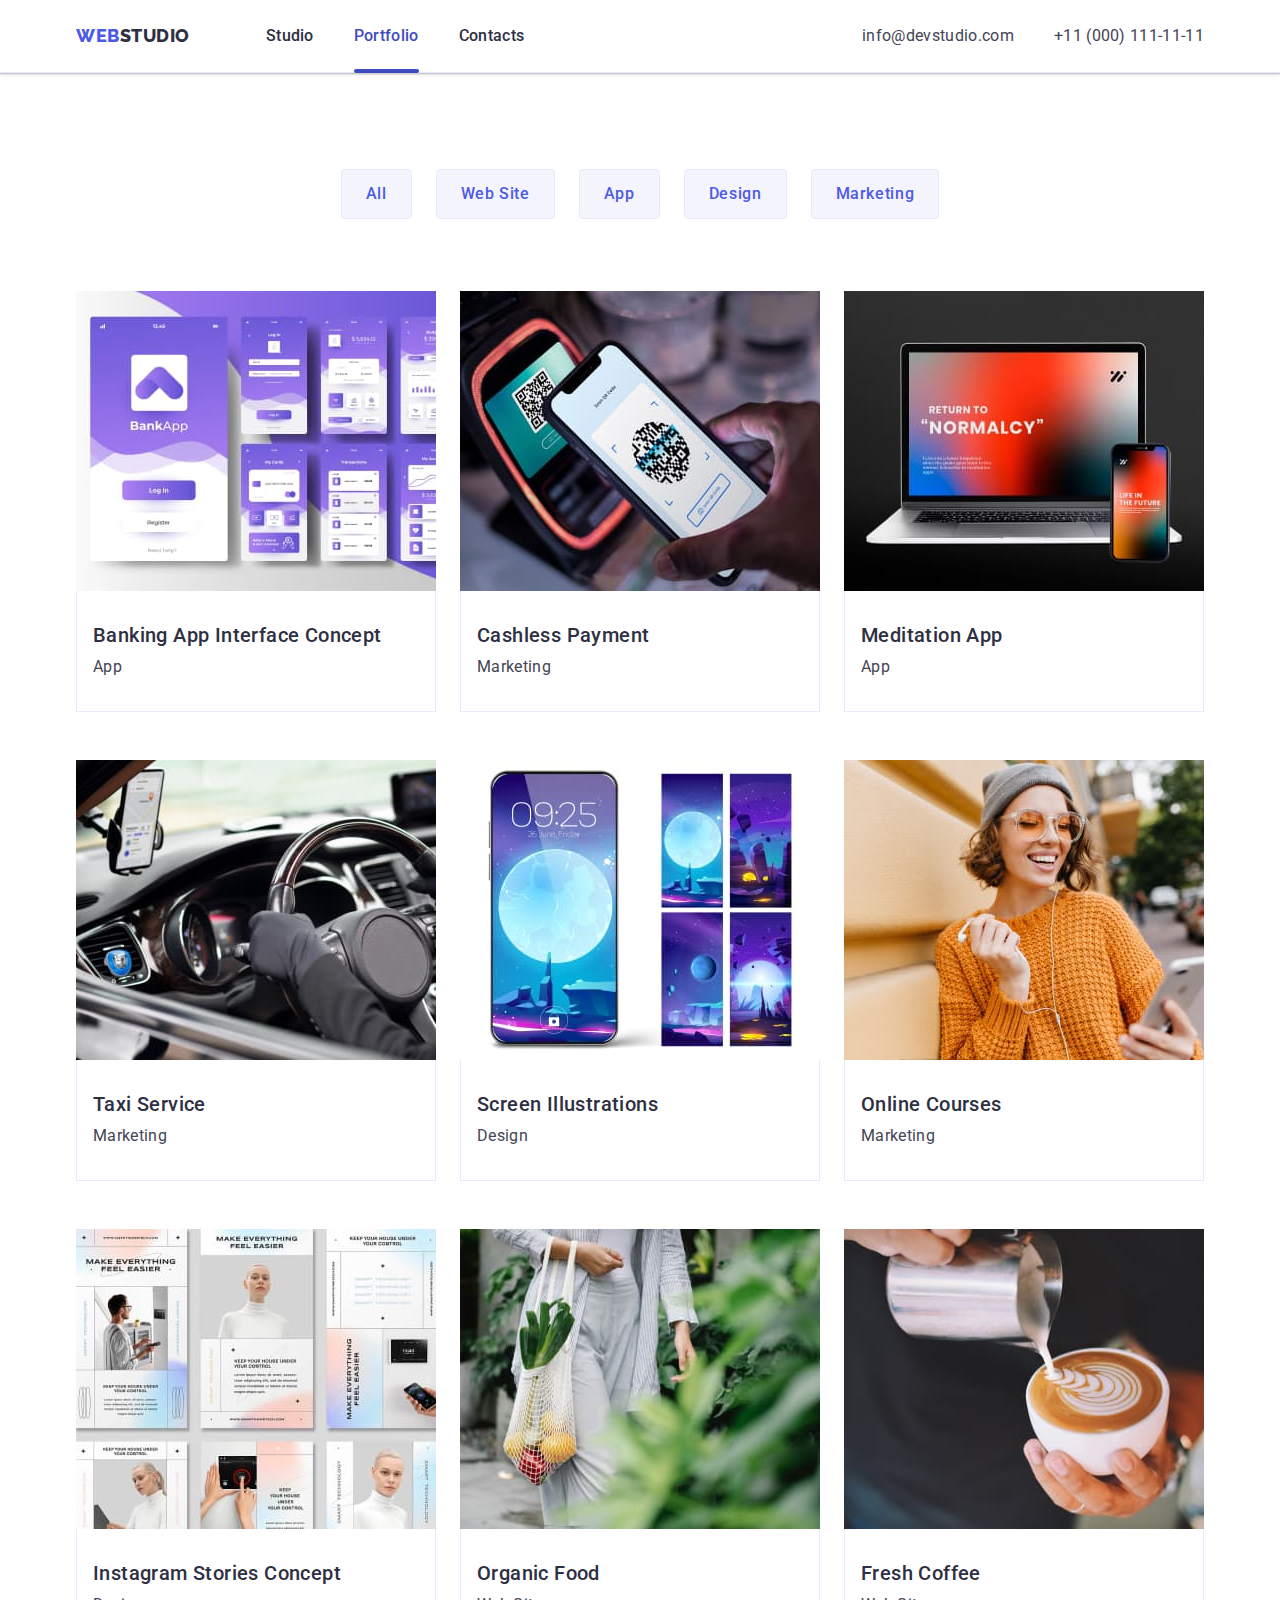
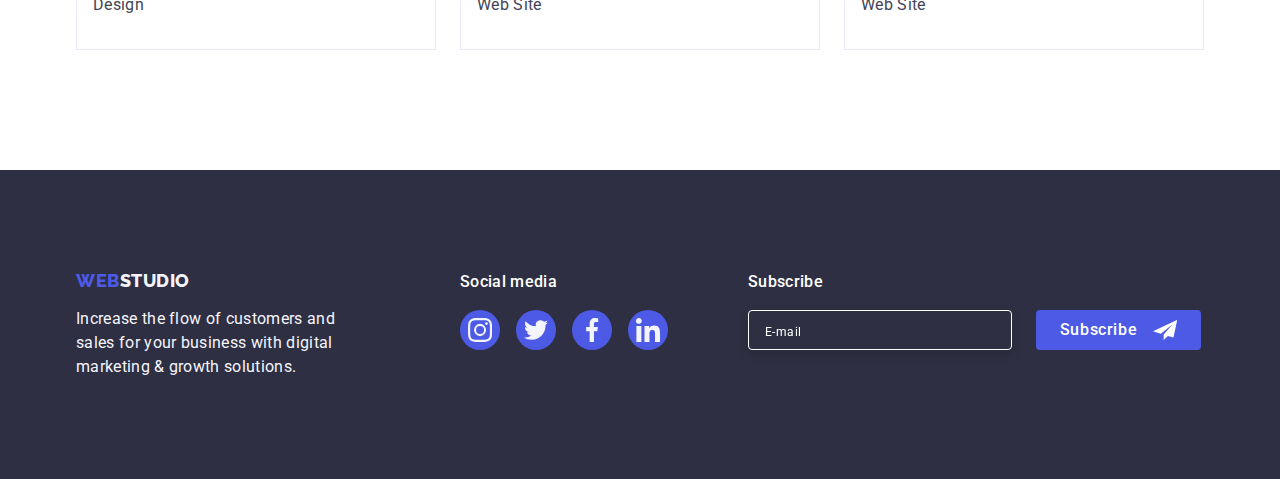
<file: portfolio.html>
<!DOCTYPE html>
<html lang="en">
  <head>
    <meta charset="UTF-8" />
    <meta http-equiv="X-UA-Compatible" content="IE=edge" />
    <meta name="viewport" content="width=device-width, initial-scale=1.0" />
    <title>Web Studio (Version 3.0)</title>

    <!-- link modern normalize -->
    <link
      rel="stylesheet"
      href="https://cdnjs.cloudflare.com/ajax/libs/modern-normalize/1.0.0/modern-normalize.min.css"
    />

    <!-- link fonts -->
    <link rel="preconnect" href="https://fonts.googleapis.com" />
    <link rel="preconnect" href="https://fonts.gstatic.com" crossorigin />
    <link
      href="https://fonts.googleapis.com/css2?family=Raleway:wght@800&family=Roboto:wght@400;500;700&display=swap"
      rel="stylesheet"
    />

    <!-- link style -->
    <link rel="stylesheet" href="./css/styles.css" />
  </head>
  <body>
    <!-- Heder -->
    <header class="heder-container">
      <div class="container centred">
        <!-- Navigation -->
        <nav class="nav">
          <a href="./index.html" class="logo link"
            >Web<span class="logo-studio">Studio</span></a
          >
          <ul class="list">
            <li><a href="./index.html" class="nav-l link">Studio </a></li>
            <li>
              <a href="./portfolio.html" class="nav-l link current"
                >Portfolio</a
              >
            </li>
            <li><a href="" class="nav-l link">Contacts</a></li>
          </ul>
        </nav>
        <!-- adress -->
        <address class="adress">
          <ul class="list nav-adress">
            <li>
              <a href="mailto:info@devstudio.com" class="link adress-link"
                >info@devstudio.com</a
              >
            </li>
            <li>
              <a href="tel:+110001111111" class="link adress-link"
                >+11 (000) 111-11-11</a
              >
            </li>
          </ul>
        </address>
      </div>
    </header>

    <!-- Main -->
    <main>
      <section class="filtr">
        <!-- Filtr-->
        <div class="container">
          <h1 class="visually-hidden">Filtr</h1>
          <ul class="list card-set">
            <li><button type="button" class="button-filtr">All</button></li>
            <li>
              <button type="button" class="button-filtr">Web Site</button>
            </li>
            <li><button type="button" class="button-filtr">App</button></li>
            <li><button type="button" class="button-filtr">Design</button></li>
            <li>
              <button type="button" class="button-filtr">Marketing</button>
            </li>
          </ul>

          <!-- Our projects -->
          <ul class="list progects-fl-cont">
            <li class="progects-fl-element">
              <a href="" class="link link-progects">
                <div class="project-box">
                  <img
                    src="./images/bank-app.jpg"
                    alt="Banking App Interface Concept"
                    width="360"
                    height="300"
                  />

                  <div class="overlay">
                    <p class="overlay-text">
                      14 Stylish and User-Friendly App Design Concepts · Task
                      Manager App · Calorie Tracker App · Exotic Fruit Ecommerce
                      App · Cloud Storage App
                    </p>
                  </div>
                </div>

                <div class="product-wrapper">
                  <h2 class="desc-product">Banking App Interface Concept</h2>
                  <p class="desc-sferprodact">App</p>
                </div>
              </a>
            </li>

            <li class="progects-fl-element">
              <a href="" class="link link-progects">
                <div class="project-box">
                  <img
                    src="./images/payment-phone.jpg"
                    alt="Cashless Payment"
                    width="360"
                    height="300"
                  />
                  <div class="overlay">
                    <p class="overlay-text">
                      14 Stylish and User-Friendly App Design Concepts · Task
                      Manager App · Calorie Tracker App · Exotic Fruit Ecommerce
                      App · Cloud Storage App
                    </p>
                  </div>
                </div>
                <div class="product-wrapper">
                  <h2 class="desc-product">Cashless Payment</h2>
                  <p class="desc-sferprodact">Marketing</p>
                </div>
              </a>
            </li>

            <li class="progects-fl-element">
              <a href="" class="link link-progects">
                <div class="project-box">
                  <img
                    src="./images/notebook.jpg"
                    alt="Meditation App"
                    width="360"
                    height="300"
                  />
                  <div class="overlay">
                    <p class="overlay-text">
                      14 Stylish and User-Friendly App Design Concepts · Task
                      Manager App · Calorie Tracker App · Exotic Fruit Ecommerce
                      App · Cloud Storage App
                    </p>
                  </div>
                </div>
                <div class="product-wrapper">
                  <h2 class="desc-product">Meditation App</h2>
                  <p class="desc-sferprodact">App</p>
                </div>
              </a>
            </li>

            <li class="progects-fl-element">
              <a href="" class="link link-progects">
                <div class="project-box">
                  <img
                    src="./images/taxi.jpg"
                    alt="Taxi Service"
                    width="360"
                    height="300"
                  />
                  <div class="overlay">
                    <p class="overlay-text">
                      14 Stylish and User-Friendly App Design Concepts · Task
                      Manager App · Calorie Tracker App · Exotic Fruit Ecommerce
                      App · Cloud Storage App
                    </p>
                  </div>
                </div>
                <div class="product-wrapper">
                  <h2 class="desc-product">Taxi Service</h2>
                  <p class="desc-sferprodact">Marketing</p>
                </div>
              </a>
            </li>

            <li class="progects-fl-element">
              <a href="" class="link link-progects">
                <div class="project-box">
                  <img
                    src="./images/screen-phone.jpg"
                    alt="Screen Illustrations"
                    width="360"
                    height="300"
                  />
                  <div class="overlay">
                    <p class="overlay-text">
                      14 Stylish and User-Friendly App Design Concepts · Task
                      Manager App · Calorie Tracker App · Exotic Fruit Ecommerce
                      App · Cloud Storage App
                    </p>
                  </div>
                </div>
                <div class="product-wrapper">
                  <h2 class="desc-product">Screen Illustrations</h2>
                  <p class="desc-sferprodact">Design</p>
                </div>
              </a>
            </li>

            <li class="progects-fl-element">
              <a href="" class="link link-progects">
                <div class="project-box">
                  <img
                    src="./images/girl.jpg"
                    alt="Online Courses"
                    width="360"
                    height="300"
                  />
                  <div class="overlay">
                    <p class="overlay-text">
                      14 Stylish and User-Friendly App Design Concepts · Task
                      Manager App · Calorie Tracker App · Exotic Fruit Ecommerce
                      App · Cloud Storage App
                    </p>
                  </div>
                </div>
                <div class="product-wrapper">
                  <h2 class="desc-product">Online Courses</h2>
                  <p class="desc-sferprodact">Marketing</p>
                </div>
              </a>
            </li>

            <li class="progects-fl-element">
              <a href="" class="link link-progects">
                <div class="project-box">
                  <img
                    src="./images/instagram.jpg"
                    alt="Instagram Stories Concept"
                    width="360"
                    height="300"
                  />
                  <div class="overlay">
                    <p class="overlay-text">
                      14 Stylish and User-Friendly App Design Concepts · Task
                      Manager App · Calorie Tracker App · Exotic Fruit Ecommerce
                      App · Cloud Storage App
                    </p>
                  </div>
                </div>
                <div class="product-wrapper">
                  <h2 class="desc-product">Instagram Stories Concept</h2>
                  <p class="desc-sferprodact">Design</p>
                </div>
              </a>
            </li>

            <li class="progects-fl-element">
              <a href="" class="link link-progects">
                <div class="project-box">
                  <img
                    src="./images/food.jpg"
                    alt="Organic Food"
                    width="360"
                    height="300"
                  />
                  <div class="overlay">
                    <p class="overlay-text">
                      14 Stylish and User-Friendly App Design Concepts · Task
                      Manager App · Calorie Tracker App · Exotic Fruit Ecommerce
                      App · Cloud Storage App
                    </p>
                  </div>
                </div>
                <div class="product-wrapper">
                  <h2 class="desc-product">Organic Food</h2>
                  <p class="desc-sferprodact">Web Site</p>
                </div>
              </a>
            </li>

            <li class="progects-fl-element">
              <a href="" class="link link-progects">
                <div class="project-box">
                  <img
                    src="./images/coffe.jpg"
                    alt="Fresh Coffee"
                    width="360"
                    height="300"
                  />
                  <div class="overlay">
                    <p class="overlay-text">
                      14 Stylish and User-Friendly App Design Concepts · Task
                      Manager App · Calorie Tracker App · Exotic Fruit Ecommerce
                      App · Cloud Storage App
                    </p>
                  </div>
                </div>
                <div class="product-wrapper">
                  <h2 class="desc-product">Fresh Coffee</h2>
                  <p class="desc-sferprodact">Web Site</p>
                </div>
              </a>
            </li>
          </ul>
        </div>
      </section>
    </main>

    <!-- Footer -->
    <footer class="footer cont-footer">
      <div class="container flex-footer">
        <div class="cont-logo">
          <a href="./index.html" class="logo link"
            >Web<span class="logo-studio">Studio</span>
          </a>
          <p class="text">
            Increase the flow of customers and sales for your business with
            digital marketing & growth solutions.
          </p>
        </div>

        <div class="cont-socmedia">
          <p class="titel-socmedia">Social media</p>
          <!-- linc instagram -->
          <ul class="list set-icon">
            <li class="kind-social-icon">
              <a
                class="social-link-icon"
                href="https://instagram.com"
                target="_blank"
                rel="noopener norefer"
                aria-label="Instagram icoin"
              >
                <svg class="social-icon" width="24" height="24">
                  <use href="./images/icon.svg#icon-instagram"></use>
                </svg>
              </a>
            </li>
            <!-- link twitter -->
            <li class="kind-social-icon">
              <a
                class="social-link-icon"
                href="https://twitter.com"
                target="_blank"
                rel="noopener norefer"
                aria-label="Instagram icoin"
              >
                <svg class="social-icon" width="24" height="24">
                  <use href="./images/icon.svg#icon-twitter"></use>
                </svg>
              </a>
            </li>
            <!-- link facebook -->
            <li class="kind-social-icon">
              <a
                class="social-link-icon"
                href="https://facebook.com"
                target="_blank"
                rel="noopener norefer"
                aria-label="Instagram icoin"
              >
                <svg class="social-icon" width="24" height="24">
                  <use href="./images/icon.svg#icon-facebook"></use>
                </svg>
              </a>
            </li>
            <!-- link linkedin -->
            <li class="kind-social-icon">
              <a
                class="social-link-icon"
                href="https://https://www.linkedin.com"
                target="_blank"
                rel="noopener norefer"
                aria-label="Instagram icoin"
              >
                <svg class="social-icon" width="24" height="24">
                  <use href="./images/icon.svg#icon-linkedin"></use>
                </svg>
              </a>
            </li>
          </ul>
        </div>

        <div class="cont-subscribe">
          <p class="titel-subscribe">Subscribe</p>

          <form class="flex-entermail-and-btn">
            <input
              class="input-footer"
              type="email"
              name="email"
              id="email"
              placeholder="E-mail"
            />
            <button class="btn-subscribe">
              Subscribe
              <svg width="24" height="24">
                <use href="./images/icon.svg#icon-icon_send"></use>
              </svg>
            </button>
          </form>
        </div>
      </div>
    </footer>
  </body>
</html>
</file>
<file: css/styles.css>
html {
  box-sizing: border-box;
}
*,
*::before,
*::after {
  box-sizing: inherit;
}

:root {
  /* colors */
  --primary-text-color: #ffffff;
  --title-text-color: #2e2f42;
  --accent-color: #4d5ae5;
  --base-text-color: #434455;
  --primari-whitecolor: #ffffff;
  --btn-hover-color: #404bbf;
  --btn-secondary-color: #e7e9fc;
  --second-white-text: #f4f4fd;
  --cust-border-color: #8e8f99;
  --card-prinspl-color: #f4f4fd;
  --shadow-btn-herro: rgba(0, 0, 0, 0.15);
  --color-icon-customers: #afb1b8;
  --color-icon-foter: #f4f4fd;
  --color-bgrnd-modal-window: #fcfcfc;

  /* indent for gap */
  --indent: 24px;
  --indent-items: 3;

  /* transition */
  --transition-duration: 250ms;
  --transition-timing-function: cubic-bezier(0.4, 0, 0.2, 1);
}

body {
  background-color: var(--primari-whitecolor);
  color: var(--base-text-color);

  font-family: "Roboto", sans-serif;
  font-size: 16px;
}

/* reset start */
h1,
h2,
h3,
h4,
h5,
h6,
p,
ul {
  margin-top: 0;
  margin-bottom: 0;
}

img {
  display: block;
  max-width: 100%;
  height: auto;
}

.link {
  color: currentColor;
  text-decoration: none;
}

ul {
  padding-inline-start: 0px;
}
/* reset end */

.container {
  /* Phone style & >*/
  min-width: 320px;
  max-width: 428px;
  margin-left: auto;
  margin-right: auto;
  padding-left: 16px;
  padding-right: 16px;

  /* outline: dashed 2px teal; */
}

/* Tablet style & > */
@media only screen and (min-width: 768px) {
  .container {
    max-width: 768px;
  }
}

/* Desktop style */
@media only screen and (min-width: 1158px) {
  .container {
    min-width: 1158px;
    padding-left: 15px;
    padding-right: 15px;
  }
}

.section {
  padding-top: 120px;
  padding-bottom: 120px;
  /* outline: dashed 2px red; */
}

@media only screen and (max-width: 1157px) {
  .section {
    padding-top: 96px;
    padding-bottom: 96px;
  }
}

.centred {
  text-align: center;
}

/*to hide service*/
.visually-hidden {
  position: absolute;
  width: 1px;
  height: 1px;
  margin: -1px;
  border: 0;
  padding: 0;
  white-space: nowrap;
  clip-path: inset(100%);
  clip: rect(0 0 0 0);
  overflow: hidden;
}
/* card set */

.card-set {
  display: flex;
  flex-wrap: wrap;
  justify-content: center;
  gap: 72px var(--indent);
}

@media only screen and (max-width: 767px) {
  .card-set {
    --indent: 16px;
  }
}

.card-set-items {
  width: calc(
    (100% - (var(--indent-items) - 1) * var(--indent)) / var(--indent-items)
  );
}

/* delete poit in UL */
.list {
  list-style: none;
}

/**
  |============================
  | HEDER
  |============================
*/

.heder-container {
  border-bottom: solid 1px var(--btn-secondary-color);
  box-shadow: 0px 2px 1px rgba(46, 47, 66, 0.08),
    0px 1px 1px rgba(46, 47, 66, 0.16), 0px 1px 6px rgba(46, 47, 66, 0.08);
}

.heder-container .container {
  display: flex;
  align-items: center;
}

@media only screen and (max-width: 767px) {
  .heder-container .container {
    justify-content: space-between;
  }
}

/* Logo */
.logo {
  margin-right: auto;
  padding-top: 24px;
  padding-bottom: 24px;

  color: var(--accent-color);

  font-family: Raleway, sans-serif;
  letter-spacing: 0.03em;
  font-weight: 800;
  font-size: 18px;
  line-height: 1.17;
  text-transform: uppercase;
}

/* Tablet style & > */
@media only screen and (min-width: 768px) {
  .logo {
    margin-right: 120px;
  }
}

/* Desktop style */
@media only screen and (min-width: 1158px) {
  .logo {
    margin-right: 76px;
  }
}

.logo-studio {
  color: var(--title-text-color);
}

/* logo for footer */
.footer .logo-studio {
  color: var(--second-white-text);
}

/* site nav */
.nav {
  display: flex;
  align-items: center;
}

.nav-l {
  position: relative;

  display: none;
  padding-top: 24px;
  padding-bottom: 24px;

  color: var(--title-text-color);

  font-weight: 500;
  font-size: 16px;
  text-decoration: none;
  line-height: 1.5;
  letter-spacing: 0.02em;
  font-style: normal;
  text-decoration: none;

  transition: color var(--transition-duration) var(--transition-timing-function);
}

@media only screen and (min-width: 768px) {
  .nav-l {
    display: block;
  }
}

.nav-l:hover,
.nav-l:focus {
  color: var(--btn-hover-color);
}

.nav-l::after {
  content: "";
  position: absolute;
  bottom: -1px;
  left: 0;

  display: block;
  width: 100%;
  height: 4px;
  border-radius: 2px;
  transition: background-color var(--transition-duration)
    var(--transition-timing-function);
}

.nav-l.current::after,
.nav-l:hover::after,
.nav-l:focus::after {
  background-color: var(--btn-hover-color);
}
.nav-l.current {
  color: var(--btn-hover-color);
}

.nav .list {
  display: flex;
  gap: 40px;
}

/* adress */
.adress {
  display: none;
  margin-left: auto;

  font-style: normal;
  font-weight: 400;
  font-size: 16px;
  line-height: 1.5;
}

@media only screen and (min-width: 768px) {
  .adress {
    display: block;
  }
}

@media only screen and (min-width: 1158px) {
  .nav-adress {
    display: flex;
    gap: 40px;
  }
}

@media only screen and (min-width: 428px) and (max-width: 1157px) {
  .nav-adress {
    display: flex;
    gap: 12px;
    flex-direction: column;
  }
}

.adress-link {
  display: block;
  padding-top: 24px;
  padding-bottom: 24px;

  color: var(--base-text-color);
  line-height: 24px;
  letter-spacing: 0.02em;
  text-decoration: none;

  transition: color var(--transition-duration) var(--transition-timing-function);
}

@media only screen and (min-width: 428px) and (max-width: 1157px) {
  .adress-link {
    padding-top: 0;
    padding-bottom: 0;
    font-size: 12px;
    line-height: 1.16;
    letter-spacing: 0.04em;
  }
}

@media only screen and (min-width: 1158px) {
  .adress-link {
    padding-top: 24px;
    padding-bottom: 24px;
  }
}
.adress-link:hover,
.adress-link:focus {
  color: var(--btn-hover-color);
}

/**
  |============================
  | HERRO
  |============================
*/

.herro {
  background-color: var(--title-text-color);
  padding-top: 112px;
  padding-bottom: 112px;

  background-image: linear-gradient(
      rgba(46, 47, 66, 0.7),
      rgba(46, 47, 66, 0.7)
    ),
    url(../images/herro/Dark-bgmob@1x.jpg);

  max-width: 1440px;
  max-height: 600px;
  margin: 0 auto;
  background-repeat: no-repeat;
  background-position: center;
  background-size: cover;
}

@media only screen and (min-width: 1158px) {
  .herro {
    padding-top: 188px;
    padding-bottom: 188px;
  }
}

@media (min-device-pixel-ratio: 2),
  (min-resolution: 192dpi),
  (min-resolution: 2dppx) {
  .herro {
    background-image: linear-gradient(
        rgba(46, 47, 66, 0.7),
        rgba(46, 47, 66, 0.7)
      ),
      url(../images/herro/Dark-bgmob@2x.jpg);
  }
}

@media only screen and (min-width: 429px) and (max-width: 768px) {
  .herro {
    background-image: linear-gradient(
        rgba(46, 47, 66, 0.7),
        rgba(46, 47, 66, 0.7)
      ),
      url(../images/herro/Dark-bg-tab@1x.jpg);
  }
  @media (min-device-pixel-ratio: 2),
    (min-resolution: 192dpi),
    (min-resolution: 2dppx) {
    .herro {
      background-image: linear-gradient(
          rgba(46, 47, 66, 0.7),
          rgba(46, 47, 66, 0.7)
        ),
        url(../images/herro/Dark-bg-tab@2x.jpg);
    }
  }
}

@media only screen and (min-width: 769px) {
  .herro {
    background-image: linear-gradient(
        rgba(46, 47, 66, 0.7),
        rgba(46, 47, 66, 0.7)
      ),
      url(../images/herro/desktop@1x.jpg);
  }
  @media (min-device-pixel-ratio: 2),
    (min-resolution: 192dpi),
    (min-resolution: 2dppx) {
    .herro {
      background-image: linear-gradient(
          rgba(46, 47, 66, 0.7),
          rgba(46, 47, 66, 0.7)
        ),
        url(../images/herro/desktop@2x.jpg);
    }
  }
}

.herro-title {
  max-width: 496px;
  margin: 0 auto;
  margin-bottom: 48px;

  color: var(--primari-whitecolor);
  font-size: 36px;
  line-height: 1.11;
  text-align: center;
  letter-spacing: 0.02em;
}

@media only screen and (min-width: 768px) {
  .herro-title {
    font-size: 56px;
    line-height: 1.07;
  }
}

.btn-herro-container {
  display: block;
  min-width: 169px;
  height: 56px;
  border: none;
  padding: 16px 32px;
  border-radius: 4px;
  margin: 0 auto;
}

.section .section-title {
  color: var(--title-text-color);

  font-weight: 700;
  font-size: 36px;
  line-height: 1.11;
  text-align: center;
  letter-spacing: 0.02em;
  text-transform: capitalize;
  letter-spacing: 0.02em;
}

/* Modal styles */
.backdrop {
  position: fixed;
  top: 0;
  left: 0;
  width: 100%;
  height: 100%;
  background: rgba(46, 47, 66, 0.4);

  visibility: hidden;
  opacity: 0;
  pointer-events: none;

  transition: opacity var(--transition-duration)
      var(--transition-timing-function),
    visibility var(--transition-duration) var(--transition-timing-function);
}

.modal {
  position: absolute;
  top: calc(50% - 288px);
  left: calc(50% - 204px);
  width: 408px;
  height: 584px;
  background: var(--color-bgrnd-modal-window);
  box-shadow: 0px 1px 1px rgba(0, 0, 0, 0.14), 0px 1px 3px rgba(0, 0, 0, 0.12),
    0px 2px 1px rgba(0, 0, 0, 0.2);
  border-radius: 4px;
  padding: 24px;
  padding-top: 72px;
}

@media only screen and (max-width: 428px) {
  .modal {
    width: calc(100% - 32px);
    height: 614px;
    top: calc(50% - 307px);
    left: calc(50% - calc(100% - 32px) / 2);
    padding-top: 72px;
    padding-bottom: 24px;
    padding-left: 16px;
    padding-right: 16px;
  }
}

.modal-btn {
  display: flex;
  justify-content: center;
  align-items: center;
  position: absolute;
  top: 20px;
  right: 20px;
  width: 24px;
  height: 24px;
  border-radius: 50%;
  background: var(--btn-secondary-color);
  border: 1px solid rgba(0, 0, 0, 0.1);
  cursor: pointer;

  transition: background-color var(--transition-duration)
      var(--transition-timing-function),
    fill var(--transition-duration) var(--transition-timing-function);
}

.modal-btn:hover,
.modal-btn:focus {
  background-color: var(--btn-hover-color);
  fill: var(--primari-whitecolor);
}

.is-hidden {
  visibility: visible;
  opacity: 1;
  pointer-events: initial;
}

.modal-icon {
  box-sizing: content-box;
}

/* modal form */
.title-form {
  display: block;
  margin-bottom: 16px;
  font-weight: 500;
  font-size: 16px;
  line-height: 1.5;
  letter-spacing: 0.02em;
  color: var(--title-text-color);
}

.icon-form {
  position: absolute;
  top: 17%;
  left: 16px;
  fill: var(--title-text-color);
  transition: fill var(--transition-duration) var(--transition-timing-function);
  pointer-events: none;
}

.modal-form-lable {
  display: block;
  text-align: left;
  font-weight: 400;
  font-size: 12px;
  line-height: 1.16;
  letter-spacing: 0.04em;
  margin-bottom: 4px;
  color: var(--cust-border-color);
}

.modal-form-fild {
  position: relative;
  margin-bottom: 8px;
}

.modal-form-input {
  width: 100%;
  height: 40px;
  border: 1px solid rgba(46, 47, 66, 0.4);
  border-radius: 4px;
  transition: border var(--transition-duration)
    var(--transition-timing-function);
  padding-left: 38px;
  padding-right: 38px;
}

.modal-form-input:hover,
.modal-form-input:focus {
  border: 1px solid var(--accent-color);
}

.modal-form-input:focus + .icon-form {
  fill: var(--accent-color);
}
.modal-form-massedge {
  display: block;
  width: 100%;

  max-height: 120px;
  resize: none;
  border: 1px solid rgba(46, 47, 66, 0.4);
  border-radius: 4px;
  transition: border var(--transition-duration)
    var(--transition-timing-function);
  padding-left: 16px;
  padding-top: 12px;
  margin-bottom: 16px;
}

.modal-form-massedge::placeholder {
  font-weight: 400;
  font-size: 12px;
  line-height: 1.16;
  letter-spacing: 0.04em;
  color: rgba(46, 47, 66, 0.4);
  padding-top: 8px;
}
.modal-form-massedge:hover,
.modal-form-massedge:focus {
  border: 1px solid var(--accent-color);
}

.modal-form-agreement {
  display: flex;
  align-items: center;
  gap: 0px;
  margin-bottom: 24px;
}
.modal-form-agreement-text {
  font-weight: 400;
  font-size: 12px;
  line-height: 1.16;
  letter-spacing: 0.04em;
  color: var(--cust-border-color);
  margin-left: 8px;
}

.modal-form-agreement-box {
  appearance: none;

  transition: var(--transition-duration) var(--transition-timing-function);
  cursor: pointer;
}

.modal-form-agreement-unchek {
  opacity: 1;
  transition: var(--transition-duration) var(--transition-timing-function);
}

.modal-form-agreement-box:checked
  + .modal-form-agreement-icon
  > .modal-form-agreement-unchek {
  opacity: 0;
}

.modal-form-agreement-check {
  opacity: 0;
  transition: var(--transition-duration) var(--transition-timing-function);
}

.modal-form-agreement-box:checked
  + .modal-form-agreement-icon
  > .modal-form-agreement-check {
  opacity: 1;
}
.modal-form-policy {
  color: var(--accent-color);
}

.btn-modal-form {
  display: block;
  margin: 0 auto;
  width: 169px;
  height: 52px;
  font-weight: 500;
  font-size: 16px;
  line-height: 1.5;
  letter-spacing: 0.04em;
  color: var(--primari-whitecolor);
  background-color: var(--accent-color);
  box-shadow: 0px 4px 4px rgba(0, 0, 0, 0.15);
  border-radius: 4px;
  border-color: transparent;
  transition: background-color var(--transition-duration)
    var(--transition-timing-function);
  cursor: pointer;
}

.btn-modal-form:hover,
.btn-modal-form:focus {
  background-color: var(--btn-hover-color);
}

/**
  |============================
  | BUTTON
  |============================
*/

.button-herro {
  color: var(--primari-whitecolor);
  background-color: var(--accent-color);
  box-shadow: 0px 4px 4px var(--shadow-btn-herro);
  border-radius: 4px;

  font-family: Roboto, sans-serif;
  font-weight: 500;
  font-size: 16px;
  line-height: 1.5;
  cursor: pointer;
  letter-spacing: 0.04em;

  transition: background-color var(--transition-duration)
    var(--transition-timing-function);
}

.button-herro:hover,
.button-herro:focus {
  color: var(--primari-whitecolor);
  background-color: var(--btn-hover-color);
  box-shadow: 0px 4px 4px var(--shadow-btn-herro);
  border-radius: 4px;
}

/**
  |============================
  | Principles of work
  |============================
*/

@media only screen and (max-width: 427px) {
  .cont-prinsp-work-contr {
    max-width: 426px;
  }
}

@media only screen and (min-width: 428px) and (max-width: 1157px) {
  .cont-prinsp-work-contr {
    max-width: 766px;
  }
}

.section .section-subtitle {
  color: var(--title-text-color);
  font-weight: 700;
  font-size: 36px;
  line-height: 1.11;
  letter-spacing: 0.02em;

  margin-bottom: 8px;
}

@media only screen and (min-width: 1158px) {
  .section .section-subtitle {
    font-weight: 500;
    font-size: 20px;
    line-height: 1.2;
  }
}

@media only screen and (max-width: 767px) {
  .section .section-subtitle {
    text-align: center;
  }
}

.cont-prinsp-work-list {
  --indent-items: 1;
}

@media only screen and (min-width: 768px) {
  .cont-prinsp-work-list {
    --indent-items: 2;
  }
}

@media only screen and (min-width: 1158px) {
  .cont-prinsp-work-list {
    --indent-items: 4;
  }
}

.section .desc {
  color: var(--base-text-color);
  line-height: 24px;
  letter-spacing: 0.02em;
  font-weight: 500;
}

@media only screen and (min-width: 1158px) {
  .section .desc {
    font-weight: 400;
  }
}

.card-princp {
  display: none;
  justify-content: center;
  align-items: center;
  width: 264px;
  height: 112px;
  margin-bottom: 8px;

  background-color: var(--card-prinspl-color);
  border-radius: 4px;
}

@media only screen and (min-width: 1158px) {
  .card-princp {
    display: flex;
  }
}

/* .icon-princ {
} */

/**
  |============================
  | OUR PROJECTS
  |============================
*/

.our-projects .section-title {
  color: var(--title-text-color);

  font-weight: 700;
  font-size: 36px;
  line-height: 1.11;
  text-align: center;
  letter-spacing: 0.02em;
  text-transform: capitalize;
}

/* Phone  & Tablet style*/
.our-projects {
  display: none;
  padding-top: 0;
  background-color: var(--primari-whitecolor);
}

@media only screen and (min-width: 1158px) {
  .our-projects {
    display: block;
  }
}

.our-projects .section-title {
  margin-bottom: 72px;
}

/**
  |============================
  | OUR TEAM
  |============================
*/

.team {
  background-color: var(--second-white-text);
}

@media only screen and (max-width: 767px) {
  .team-container {
    max-width: 296px;
  }
}

@media only screen and (min-width: 768px) and (max-width: 1157px) {
  .team-container {
    max-width: 584px;
  }
}

.section-team-list {
  --indent-items: 1;
}

@media only screen and (min-width: 768px) {
  .section-team-list {
    --indent-items: 2;
  }
}

@media only screen and (min-width: 1158px) {
  .section-team-list {
    --indent-items: 4;
  }
}

.section-tm-title {
  color: var(--title-text-color);

  font-weight: 700;
  font-size: 36px;
  line-height: 1.11;
  text-align: center;
  letter-spacing: 0.02em;
  text-transform: capitalize;

  margin-bottom: 72px;
}

.style-img {
  background-color: var(--primari-whitecolor);
}

.section .name {
  color: var(--title-text-color);

  font-weight: 500;
  font-size: 20px;
  line-height: 1.2;
  letter-spacing: 0.02em;

  margin-bottom: 8px;
}
.section .profession {
  color: var(--base-text-color);

  line-height: 24px;
  letter-spacing: 0.02em;
}

.team-wrapper {
  padding: 32px 0;
  text-align: center;
  border-radius: 0px 0px 4px 4px;
}

.profession {
  margin-bottom: 8px;
}

.team .card-set-items {
  box-shadow: 0px 1px 6px rgba(46, 47, 66, 0.08),
    0px 1px 1px rgba(46, 47, 66, 0.16), 0px 2px 1px rgba(46, 47, 66, 0.08);
  border-radius: 0px 0px 4px 4px;
}

@media only screen and (max-width: 1167px) {
  .team .card-set-items {
    width: 264px;
  }
}

/* social link */
.set-icon {
  display: flex;
  justify-content: center;
  gap: 24px;
}

.kind-social-icon {
  width: 40px;
  height: 40px;
  border-radius: 50%;
}

.social-link-icon {
  display: flex;
  justify-content: center;
  align-items: center;
  width: 100%;
  height: 100%;
  border-radius: 50%;
  background-color: var(--accent-color);

  transition: background-color var(--transition-duration)
    var(--transition-timing-function);
}

.social-icon {
  fill: var(--card-prinspl-color);
}

.social-link-icon:hover,
.social-link-icon:focus {
  background-color: var(--btn-hover-color);
}

/**
  |============================
  | CUSTOMER
  |============================
*/

@media only screen and (max-width: 767px) {
  .customers-container {
    max-width: 426px;
  }
}

@media only screen and (min-width: 768px) and (max-width: 1157px) {
  .customers-container {
    max-width: 582px;
  }
}

.section-cust-title {
  color: var(--title-text-color);

  font-weight: 700;
  font-size: 36px;
  line-height: 1.1;
  text-align: center;
  letter-spacing: 0.02em;
  text-transform: capitalize;

  margin-bottom: 72px;
}

.section-customers-list {
  --indent-items: 1;
}

@media only screen and (max-width: 767px) {
  .section-customers-list {
    --indent-items: 2;
  }
}

@media only screen and (min-width: 768px) and (max-width: 1157px) {
  .section-customers-list {
    --indent-items: 3;
  }
}

@media only screen and (min-width: 1158px) {
  .section-customers-list {
    --indent-items: 6;
  }
}

.customer-linc {
  display: flex;
  justify-content: center;
  align-items: center;
  width: 100%;
  height: 88px;
  border: 1px solid var(--cust-border-color);
  border-radius: 4px;
  color: var(--cust-border-color);

  transition: border-color var(--transition-duration)
      var(--transition-timing-function),
    color var(--transition-duration) var(--transition-timing-function);

  /* outline: 2px dashed  teal; */
}
@media only screen and (max-width: 1157px) {
  .customer-linc {
    width: 100%;
  }
}

.customer-linc:hover,
.customer-linc:focus {
  /* border: 1px solid var(--btn-hover-color); */
  border-color: var(--btn-hover-color);
  color: var(--btn-hover-color);
}

.customer-icon {
  fill: currentColor;
}

/**
  |============================
  | FOOTER
  |============================
*/

@media only screen and (max-width: 767px) {
  .footer-container {
    max-width: 426px;
  }
}

@media only screen and (min-width: 768px) and (max-width: 1157px) {
  .footer-container {
    max-width: 582px;
  }
}

.footer .text {
  color: var(--second-white-text);
}

.cont-footer {
  padding-top: 100px;
  padding-bottom: 100px;
  background-color: var(--title-text-color);
}

@media only screen and (max-width: 1157px) {
  .cont-footer {
    padding-top: 96px;
    padding-bottom: 96px;
  }
}

.flex-footer {
  display: flex;
  flex-direction: column;
  gap: 72px;
  justify-content: center;
}

@media only screen and (min-width: 768px) {
  .flex-footer {
    flex-wrap: wrap;
    flex-direction: row;
    column-gap: 24px;
    row-gap: 72px;
    max-width: 582px;
    justify-content: flex-start;
  }
}

@media only screen and (min-width: 1158px) {
  .flex-footer {
    flex-wrap: nowrap;
    align-items: baseline;
    gap: 0;
  }
}

.cont-logo {
  width: 264px;
  margin-left: auto;
  margin-right: auto;
  text-align: center;
}

@media only screen and (min-width: 768px) {
  .cont-logo {
    margin-left: 0;
    margin-right: 0;
    text-align: left;
  }
}

.footer .logo {
  display: inline-block;
  margin-bottom: 16px;

  margin-right: 0;
  padding-top: 0;
  padding-bottom: 0;
}

.footer .text {
  width: 264px;

  font-weight: 400;
  line-height: 24px;
  letter-spacing: 0.02em;
  text-align: left;
}

.titel-socmedia {
  font-weight: 500;
  font-size: 16px;
  text-decoration: none;
  line-height: 1.5;
  letter-spacing: 0.02em;
  font-style: normal;
  color: var(--primari-whitecolor);
  margin-bottom: 16px;
  text-align: center;
}

@media only screen and (min-width: 768px) {
  .titel-socmedia {
    text-align: left;
  }
}

.cont-socmedia {
  width: 208px;
  margin: 0 auto;
}

@media only screen and (min-width: 768px) {
  .cont-socmedia {
    margin: 0;
  }
}

@media only screen and (min-width: 1158px) {
  .cont-socmedia {
    margin-left: 120px;
  }
}

.footer .set-icon {
  gap: 16px;
}

.footer .social-icon {
  fill: var(--color-icon-foter);
}

.footer .social-link-icon:hover,
.footer .social-link-icon:focus {
  background-color: #31d0aa;
}

.cont-subscribe {
  max-width: 428px;
  height: 80px;
  text-align: center;
}

@media only screen and (min-width: 768px) {
  .cont-subscribe {
    max-width: 768px;
    justify-items: flex-start;
  }
}

@media only screen and (min-width: 1158px) {
  .cont-subscribe {
    width: 453px;
    height: 80px;
    text-align: left;
    margin-left: 80px;
  }
}

.flex-entermail-and-btn {
  display: flex;
  flex-direction: column;
  gap: 16px;
  align-items: center;
  justify-content: left;
}

@media only screen and (min-width: 768px) {
  .flex-entermail-and-btn {
    flex-direction: row;
    gap: 24px;
    justify-content: flex-start;
  }
}

@media only screen and (min-width: 1158px) {
  .flex-entermail-and-btn {
    flex-direction: row;
    gap: 24px;
  }
}
.input-footer {
  width: 264px;
  height: 40px;
  padding-left: 16px;
  background-color: var(--title-text-color);
  color: var(--primari-whitecolor);
  border: 1px solid var(--primari-whitecolor);
  filter: drop-shadow(0px 4px 4px rgba(0, 0, 0, 0.15));
  border-radius: 4px;
}

@media only screen and (max-width: 767px) {
  .input-footer {
    width: 398px;
  }
}

@media only screen and (max-width: 398px) {
  .input-footer {
    width: 100%;
  }
}

.input-footer::placeholder {
  color: var(--primari-whitecolor);

  font-weight: 400;
  font-size: 12px;
  line-height: 2;
  letter-spacing: 0.04em;
}

.titel-subscribe {
  font-weight: 500;
  font-size: 16px;
  text-decoration: none;
  line-height: 1.5;
  letter-spacing: 0.02em;
  font-style: normal;
  color: var(--primari-whitecolor);
  margin-bottom: 16px;
}

@media only screen and (min-width: 768px) {
  .titel-subscribe {
    text-align: left;
  }
}

.btn-subscribe {
  display: flex;
  align-items: center;
  justify-content: center;
  font-weight: 500;
  font-size: 16px;
  line-height: 1.5;
  letter-spacing: 0.04em;
  color: var(--primary-text-color);

  gap: 16px;
  width: 165px;

  height: 40px;
  background: var(--accent-color);
  cursor: pointer;
  border-radius: 4px;
  border-color: transparent;
  transition: background-color var(--transition-duration)
    var(--transition-timing-function);
}

.btn-subscribe:hover,
.btn-subscrib:focus {
  background: var(--btn-hover-color);
}

/**
  |============================
  | PORTFOLIO
  |============================
*/

/* btn in Portfolio */
.button-filtr {
  display: block;
  padding: 12px 24px;
  border: 1px solid var(--btn-secondary-color);
  border-radius: 4px;

  color: var(--accent-color);
  background-color: var(--second-white-text);

  font-family: Roboto, sans-serif;
  font-weight: 500;
  font-size: 16px;
  line-height: 1.5;
  letter-spacing: 0.04em;
  cursor: pointer;

  transition: box-shadow var(--transition-duration)
      var(--transition-timing-function),
    color var(--transition-duration) var(--transition-timing-function),
    background-color var(--transition-duration)
      var(--transition-timing-function),
    border var(--transition-duration) var(--transition-timing-function);
}

.button-filtr:hover,
.button-filtr:focus {
  border: 1px solid transparent;
  box-shadow: 0px 3px 1px rgba(0, 0, 0, 0.1), 0px 2px 1px rgba(0, 0, 0, 0.08),
    0px 2px 2px rgba(0, 0, 0, 0.12);

  color: var(--primari-whitecolor);
  background-color: var(--btn-hover-color);
}

.filtr {
  padding-top: 96px;
  padding-bottom: 120px;
}

.filtr .card-set {
  --indent-items: 5;
  align-items: center;
  justify-content: center;
  margin-bottom: 72px;
}

/* our projects */

.progects-fl-cont {
  display: flex;
  flex-wrap: wrap;
  gap: 48px 24px;
}

.progects-fl-element {
  position: relative;

  flex-basis: calc((100% - 2 * 24px) / 3);
}

.link-progects {
  display: block;
  overflow: hidden;

  transition: box-shadow var(--transition-duration)
    var(--transition-timing-function);
}

.link-progects:hover,
.link-progects:focus {
  box-shadow: 0px 1px 6px rgba(46, 47, 66, 0.08),
    0px 1px 1px rgba(46, 47, 66, 0.16), 0px 2px 1px rgba(46, 47, 66, 0.08);
}

.link {
  text-decoration: none;
}

.desc-product {
  margin-bottom: 8px;

  color: var(--title-text-color);

  font-weight: 500;
  font-size: 20px;
  line-height: 1.2;
  text-decoration: none;
  letter-spacing: 0.02em;
}

.desc-sferprodact {
  color: var(--base-text-color);

  line-height: 24px;
  letter-spacing: 0.02em;
  text-decoration: none;
}

.product-wrapper {
  padding: 32px 16px;
  border: 1px solid #e7e9fc;
  border-top: none;
}

.overlay {
  position: absolute;
  top: 0;
  left: 0;
  width: 100%;
  height: 300px;
  background-color: var(--accent-color);
  display: flex;
  align-items: center;
  justify-content: center;

  transform: translateY(100%);
  transition: transform var(--transition-duration)
    var(--transition-timing-function);
}

.link-progects:hover .overlay,
.link-progectst:focus .overlay {
  transform: translateY(0);
}

.project-box {
  position: relative;
  overflow: hidden;
  width: 360px;
  height: 300px;
}

.overlay-text {
  padding-top: 40px;
  padding-right: 32px;
  padding-bottom: 140px;
  padding-left: 32px;

  font-weight: 400;
  font-size: 16px;
  line-height: 1.5;
  letter-spacing: 0.02em;
  color: var(--color-icon-foter);
}
/**
  |============================
  | Mobile menu styles
  |============================
*/
.menu-toggle {
  min-height: 40px;
  min-width: 40px;
  display: flex;
  align-items: center;
  justify-content: center;

  margin: 0;

  padding: 0;
  background-color: transparent;
  cursor: pointer;
  border: none;
  border-radius: 50%;
  outline: none;
}

@media (min-width: 768px) {
  .menu-toggle {
    display: none;
  }
}

.menu-toggle:hover,
.menu-toggle:focus {
  background-color: rgba(0, 0, 0, 0.1);
}

.menu-container {
  display: flex;
  flex-direction: column;
  position: fixed;
  top: 0;
  left: 0;
  width: 100vw;
  height: 100vh;
  padding: 80px 32px 32px;
  background-color: var(--primari-whitecolor);
  z-index: 999;
  overflow: scroll;
  transform: translateX(100%);
  transition: transform 250ms ease-in-out;
}

.menu-container.is-open {
  transform: translateX(0);
}

.menu-container .menu-toggle {
  position: absolute;
  top: 32px;
  right: 32px;
  color: var(--title-text-color);
  width: 24px;
  height: 24px;
  border-radius: 50%;
  background: rgb(231, 233, 252, 0.1);

  border: 1px solid transparent;
}

.mobile-menu {
  margin-bottom: auto;
  padding: 0;
  list-style: none;
  color: var(--title-text-color);
}

.mobile-menu .link {
  display: block;
  padding-bottom: 40px;
  text-decoration: none;
}

.mobile-socials {
  display: flex;
  gap: 56px;
}

@media only screen and (max-width: 396px) {
  .mobile-socials {
    gap: 30px;
  }
}
.mobile-contacts {
  display: flex;
  gap: 40px;
  flex-direction: column;
  margin-bottom: 52px;
}
.mobile-contacts-linc {
  text-decoration: none;
}

.mobile-menu-text {
  font-weight: 700;
  font-size: 36px;
  line-height: 1.11;
  letter-spacing: 0.02em;
  text-transform: capitalize;
  color: var(--title-text-color);
}
.mobile-contacts-linc-tel {
  width: 100%;
  font-weight: 700;
  font-size: 36px;
  line-height: 1.11;
  letter-spacing: 0.02em;
  text-transform: capitalize;
  text-decoration: none;
  color: var(--accent-color);
}
.mobile-contacts-linc-mail {
  font-weight: 500;
  font-size: 20px;
  line-height: 1.2;
  letter-spacing: 0.02em;
  color: var(--base-text-color);
  text-decoration: none;
}

.mobile-menu .current {
  color: var(--btn-hover-color);
}

.mobil-meny-btn {
  display: flex;
  justify-content: center;
  align-items: center;
  position: absolute;
  top: 24px;
  right: 24px;
  width: 24px;
  height: 24px;
  border-radius: 50%;
  background: var(--btn-secondary-color);
  border: 1px solid rgba(0, 0, 0, 0.1);
  cursor: pointer;

  transition: background-color var(--transition-duration)
      var(--transition-timing-function),
    fill var(--transition-duration) var(--transition-timing-function);
}
</file>
